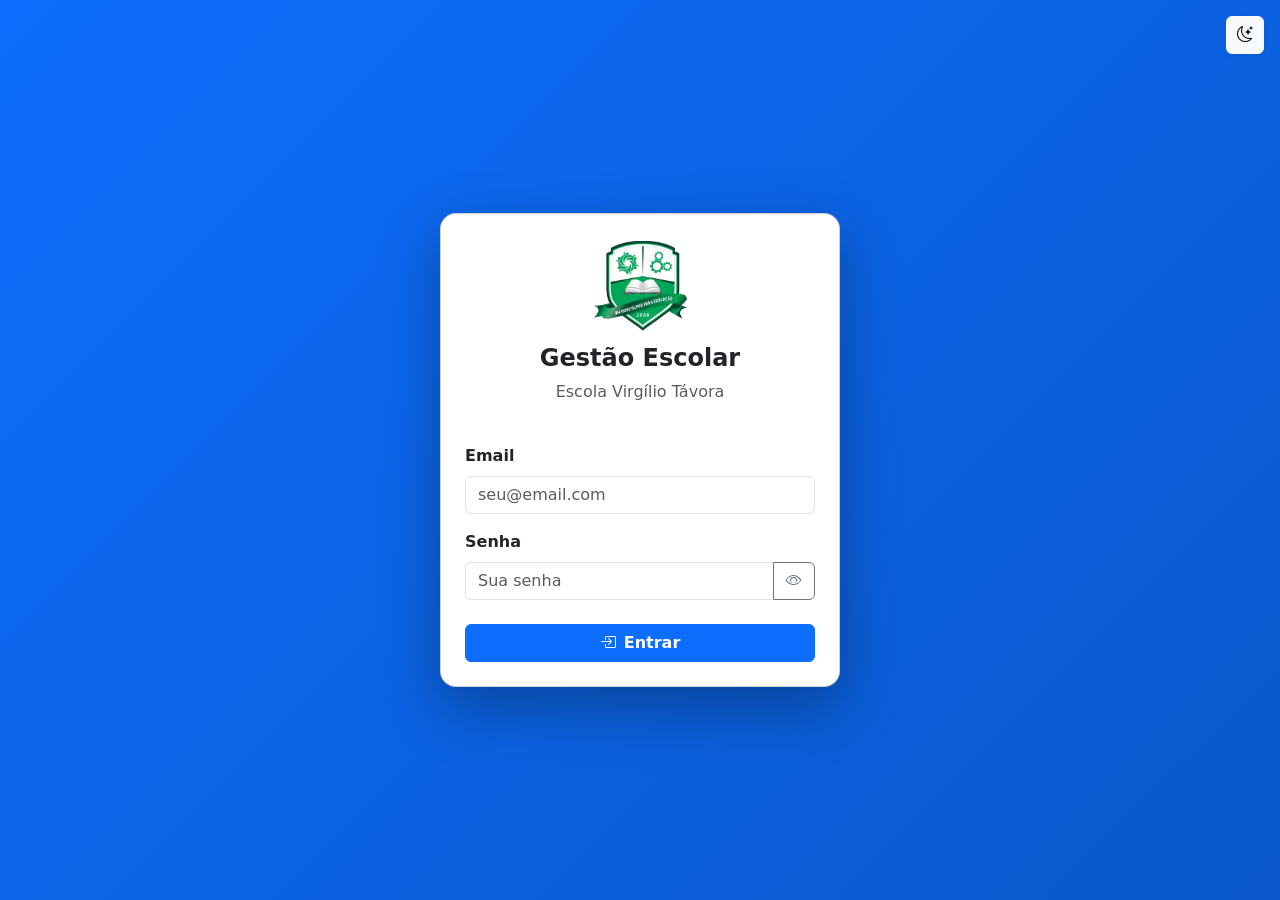
<file: templates/login.html>
<!DOCTYPE html>
<html lang="pt-BR">
<head>
    <meta charset="UTF-8">
    <meta name="viewport" content="width=device-width, initial-scale=1.0">
    <title>Login | Gestão Escolar</title>
    <link href="/static/vendor/bootstrap/css/bootstrap.min.css" rel="stylesheet">
    <link href="/static/vendor/bootstrap-icons/font/bootstrap-icons.css" rel="stylesheet">
    <link href="/static/css/style.css?v=2" rel="stylesheet">
    <script src="/static/js/theme.js?v=1"></script>
    <script src="/static/js/security.js?v=2"></script>
    <style>
        body {
            background: linear-gradient(135deg, #0d6efd, #0a58ca);
            min-height: 100vh;
            display: flex;
            align-items: center;
            justify-content: center;
        }
        .card-login {
            width: 100%;
            max-width: 400px;
            border-radius: 16px;
            box-shadow: 0 20px 60px rgba(0,0,0,0.3);
        }
    </style>
</head>
<body>
    <div class="card card-login p-4">
        <div class="text-center mb-4">
            <img class="login-logo" src="/static/img/logo-escola.png" alt="Logo da Escola">
            <h4 class="fw-bold mt-2">Gestão Escolar</h4>
            <p class="text-muted">Escola Virgílio Távora</p>
        </div>

        <div id="alertaErro" class="alert alert-danger d-none"></div>

        <div class="mb-3">
            <label class="form-label fw-semibold">Email</label>
            <input type="email" class="form-control" id="email" placeholder="seu@email.com">
        </div>
        <div class="mb-4">
            <label class="form-label fw-semibold">Senha</label>
            <div class="input-group">
                <input type="password" class="form-control" id="senha" placeholder="Sua senha">
                <button class="btn btn-outline-secondary" type="button" onclick="toggleSenha()">
                    <i class="bi bi-eye" id="iconeSenha"></i>
                </button>
            </div>
        </div>

        <button class="btn btn-primary w-100 fw-semibold" onclick="fazerLogin()">
            <i class="bi bi-box-arrow-in-right me-2"></i>Entrar
        </button>
    </div>

    <script>
        async function fazerLogin() {
            const email = document.getElementById('email').value;
            const senha = document.getElementById('senha').value;
            const alerta = document.getElementById('alertaErro');

            if (!email || !senha) {
                alerta.textContent = 'Preencha email e senha!';
                alerta.classList.remove('d-none');
                return;
            }

            const res = await fetch('/api/auth/login', {
                method: 'POST',
                headers: { 'Content-Type': 'application/json' },
                body: JSON.stringify({ email, senha })
            });

            if (res.ok) {
                window.location.href = '/';
            } else {
                const erro = await res.json();
                alerta.textContent = erro.detail || 'Email ou senha incorretos!';
                alerta.classList.remove('d-none');
            }
        }

        function toggleSenha() {
            const input = document.getElementById('senha');
            const icone = document.getElementById('iconeSenha');
            if (input.type === 'password') {
                input.type = 'text';
                icone.className = 'bi bi-eye-slash';
            } else {
                input.type = 'password';
                icone.className = 'bi bi-eye';
            }
        }

        document.getElementById('senha').addEventListener('keypress', function(e) {
            if (e.key === 'Enter') fazerLogin();
        });
    </script>
</body>
</html>
</file>
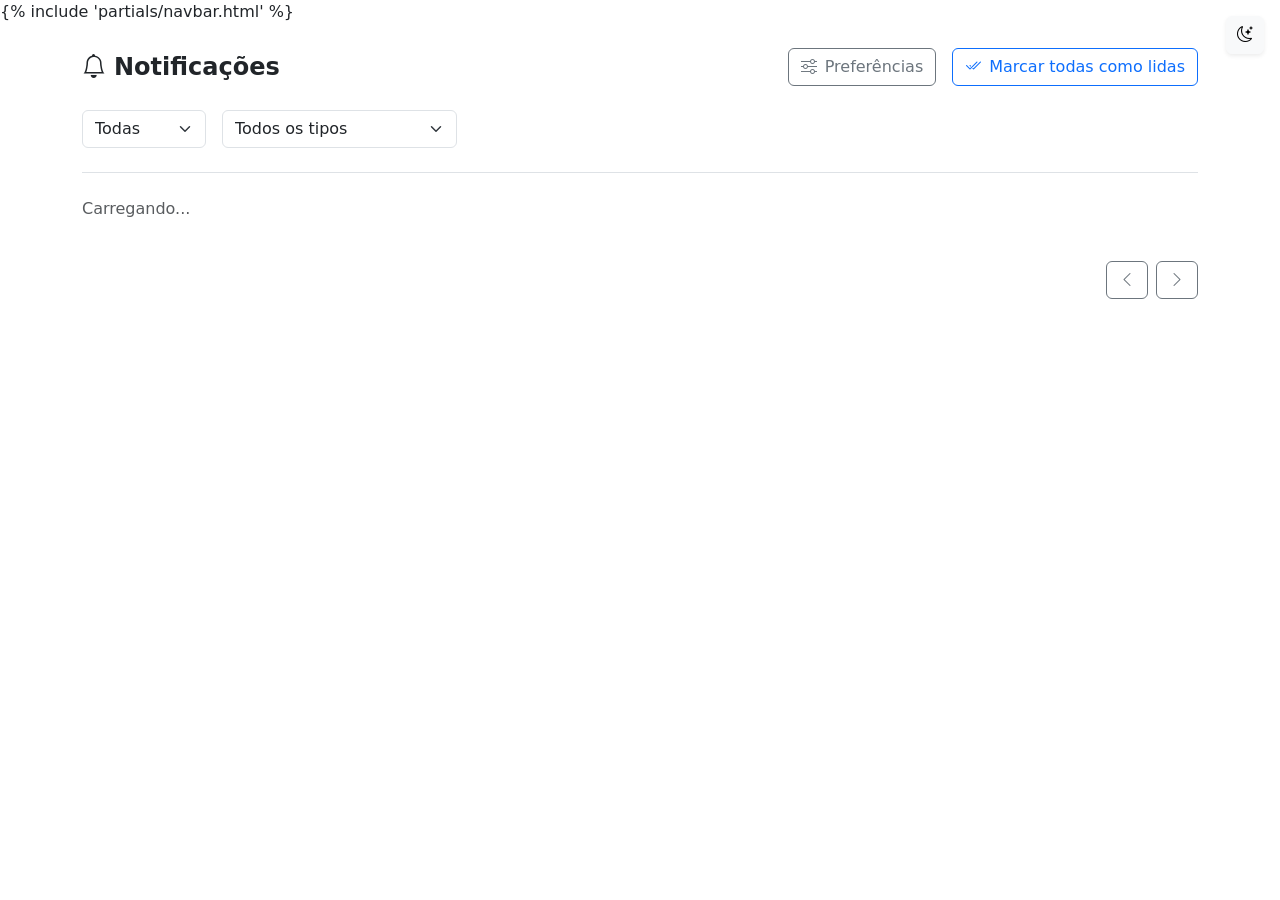
<file: templates/notificacoes.html>
<!DOCTYPE html>
<html lang="pt-BR">
<head>
    <meta charset="UTF-8">
    <meta name="viewport" content="width=device-width, initial-scale=1.0">
    <title>Notificações | Gestão Escolar</title>
    <link href="/static/vendor/bootstrap/css/bootstrap.min.css" rel="stylesheet">
    <link href="/static/vendor/bootstrap-icons/font/bootstrap-icons.css" rel="stylesheet">
    <link href="/static/css/style.css?v=4" rel="stylesheet">
    <link href="/static/css/notificacoes.css?v=1" rel="stylesheet">
    <script src="/static/js/theme.js?v=1"></script>
    <script src="/static/js/security.js?v=2"></script>
    <script src="/static/js/notificacoes.js?v=2" defer></script>
</head>
<body>
    {% include 'partials/navbar.html' %}
    <main class="container my-4">
        <div class="d-flex justify-content-between align-items-center flex-wrap gap-3 mb-4">
            <h4 class="fw-bold mb-0"><i class="bi bi-bell me-2"></i>Notificações</h4>
            <a class="btn btn-outline-secondary ms-auto" href="/notificacoes/preferencias" title="Preferências de notificações"><i class="bi bi-sliders me-2"></i>Preferências</a>
            <button class="btn btn-outline-primary" type="button" data-ler-todas><i class="bi bi-check2-all me-2"></i>Marcar todas como lidas</button>
        </div>
        <div class="d-flex flex-wrap gap-3 mb-4">
            <select id="filtroLeitura" class="form-select w-auto" aria-label="Estado de leitura">
                <option value="todas">Todas</option><option value="nao_lidas">Não lidas</option><option value="lidas">Lidas</option>
            </select>
            <select id="filtroTipoNotificacao" class="form-select w-auto" aria-label="Tipo de notificação">
                <option value="">Todos os tipos</option><option value="ocorrencia_antiga">Ocorrências pendentes</option>
                <option value="retorno_pendente">Retornos pendentes</option><option value="alteracao">Alterações</option><option value="seguranca">Segurança</option>
            </select>
        </div>
        <div id="listaNotificacoes" class="notificacoes-lista" aria-live="polite"><p class="text-muted py-4">Carregando...</p></div>
        <div class="d-flex align-items-center justify-content-between mt-3">
            <span id="paginaNotificacoes" class="small text-muted"></span>
            <div class="d-flex gap-2">
                <button id="anteriorNotificacoes" class="btn btn-outline-secondary" title="Página anterior" aria-label="Página anterior"><i class="bi bi-chevron-left"></i></button>
                <button id="proximaNotificacoes" class="btn btn-outline-secondary" title="Próxima página" aria-label="Próxima página"><i class="bi bi-chevron-right"></i></button>
            </div>
        </div>
    </main>
    <script src="/static/vendor/bootstrap/js/bootstrap.bundle.min.js"></script>
</body>
</html>
</file>
<file: static/css/style.css>
.hero-section {
    background: linear-gradient(135deg, #0d6efd, #0a58ca);
}

.home-page {
    min-height: 100vh;
    display: flex;
    flex-direction: column;
}

.home-content {
    flex: 1 0 auto;
}

.home-footer {
    flex-shrink: 0;
    padding: 18px 0;
    border-top: 1px solid #dee2e6;
    background: #f8f9fa;
}

.hero-logo {
    width: 132px;
    height: 132px;
    object-fit: contain;
    display: block;
    margin: 0 auto 18px;
    filter: drop-shadow(0 10px 18px rgba(0, 0, 0, 0.22));
}

.login-logo {
    width: 96px;
    height: 96px;
    object-fit: contain;
    display: block;
    margin: 0 auto 10px;
}

.card-hover {
    transition: transform 0.2s;
}

.card-hover:hover {
    transform: translateY(-5px);
}

.theme-toggle-btn {
    width: 38px;
    height: 38px;
    display: inline-flex;
    align-items: center;
    justify-content: center;
}

.theme-toggle-floating {
    position: fixed;
    top: 16px;
    right: 16px;
    z-index: 1050;
}

.ocorrencias-page {
    max-width: 1800px;
    margin-right: auto;
    margin-left: auto;
}

.ocorrencias-table {
    min-width: 1600px;
    table-layout: fixed;
}

.ocorrencias-table th,
.ocorrencias-table td {
    vertical-align: middle;
}

.ocorrencias-table .coluna-texto {
    width: 190px;
}

.ocorrencias-table .coluna-acoes-tomadas {
    width: 230px;
}

.ocorrencias-table .coluna-status {
    width: 155px;
}

.texto-compacto {
    max-width: 100%;
}

.texto-compacto__previa {
    display: -webkit-box;
    overflow: hidden;
    min-height: 2.7em;
    max-height: 2.7em;
    line-height: 1.35;
    white-space: normal;
    overflow-wrap: anywhere;
    -webkit-box-orient: vertical;
    -webkit-line-clamp: 2;
}

.texto-compacto__botao {
    margin-top: 4px;
    padding: 0;
    font-size: 0.78rem;
    text-decoration: none;
}

.ocorrencias-botoes {
    width: 170px;
    white-space: nowrap;
}

.texto-completo-modal {
    white-space: pre-wrap;
    overflow-wrap: anywhere;
    line-height: 1.5;
}

html[data-bs-theme="dark"] body {
    background: #111827;
    color: #e5e7eb;
}

html[data-bs-theme="dark"] .hero-section {
    background: linear-gradient(135deg, #0f172a, #1d4ed8);
}

html[data-bs-theme="dark"] .home-footer {
    background: #0f172a;
    border-color: #374151;
}

@media (max-width: 576px) {
    .hero-logo {
        width: 96px;
        height: 96px;
        margin-bottom: 14px;
    }
}

html[data-bs-theme="dark"] .card,
html[data-bs-theme="dark"] .modal-content,
html[data-bs-theme="dark"] .dropdown-menu {
    background-color: #1f2937;
    border-color: #374151;
}

html[data-bs-theme="dark"] .table-light {
    --bs-table-bg: #273244;
    --bs-table-color: #f3f4f6;
    --bs-table-border-color: #374151;
}

html[data-bs-theme="dark"] .table {
    --bs-table-color: #e5e7eb;
    --bs-table-border-color: #374151;
    --bs-table-hover-bg: #273244;
}

html[data-bs-theme="dark"] .form-control,
html[data-bs-theme="dark"] .form-select,
html[data-bs-theme="dark"] .input-group-text {
    background-color: #111827;
    border-color: #4b5563;
    color: #f9fafb;
}

html[data-bs-theme="dark"] .form-control::placeholder {
    color: #9ca3af;
}

html[data-bs-theme="dark"] .list-group-item {
    background-color: #1f2937;
    border-color: #374151;
    color: #e5e7eb;
}

html[data-bs-theme="dark"] .list-group-item-action:hover {
    background-color: #273244;
}

html[data-bs-theme="dark"] .text-muted {
    color: #a8b3c5 !important;
}

html[data-bs-theme="dark"] .shadow-sm {
    box-shadow: 0 0.25rem 0.75rem rgba(0, 0, 0, 0.35) !important;
}
</file>
<file: static/css/notificacoes.css>
.notificacoes-sino { width: 42px; height: 42px; position: relative; }
.notificacoes-sino .notificacoes-contador { position: absolute; top: -4px; right: -4px; font-size: 10px; }
.notificacoes-menu { width: 360px; max-width: calc(100vw - 32px); padding: 0; border-radius: 6px; }
#notificacoesRecentes { max-height: min(480px, 60vh); overflow-y: auto; }
.notificacao-item { display: flex; gap: 12px; padding: 14px 16px; border-bottom: 1px solid var(--bs-border-color); }
.notificacao-item.nao-lida { background: var(--bs-tertiary-bg); }
.notificacao-item a { color: var(--bs-body-color); text-decoration: none; flex: 1; min-width: 0; overflow-wrap: anywhere; }
.notificacao-item p { margin: 4px 0; font-size: 13px; }
.notificacao-item time { font-size: 12px; color: var(--bs-secondary-color); }
.notificacao-item .btn { flex-shrink: 0; align-self: center; }
.notificacoes-lista { border-top: 1px solid var(--bs-border-color); }
.notificacoes-lista .notificacao-item { padding: 18px 0; }
@media (max-width: 991px) {
    .notificacoes-menu { position: static !important; margin-top: 8px; }
    #notificacoesRecentes { max-height: 35vh; }
}
</file>
